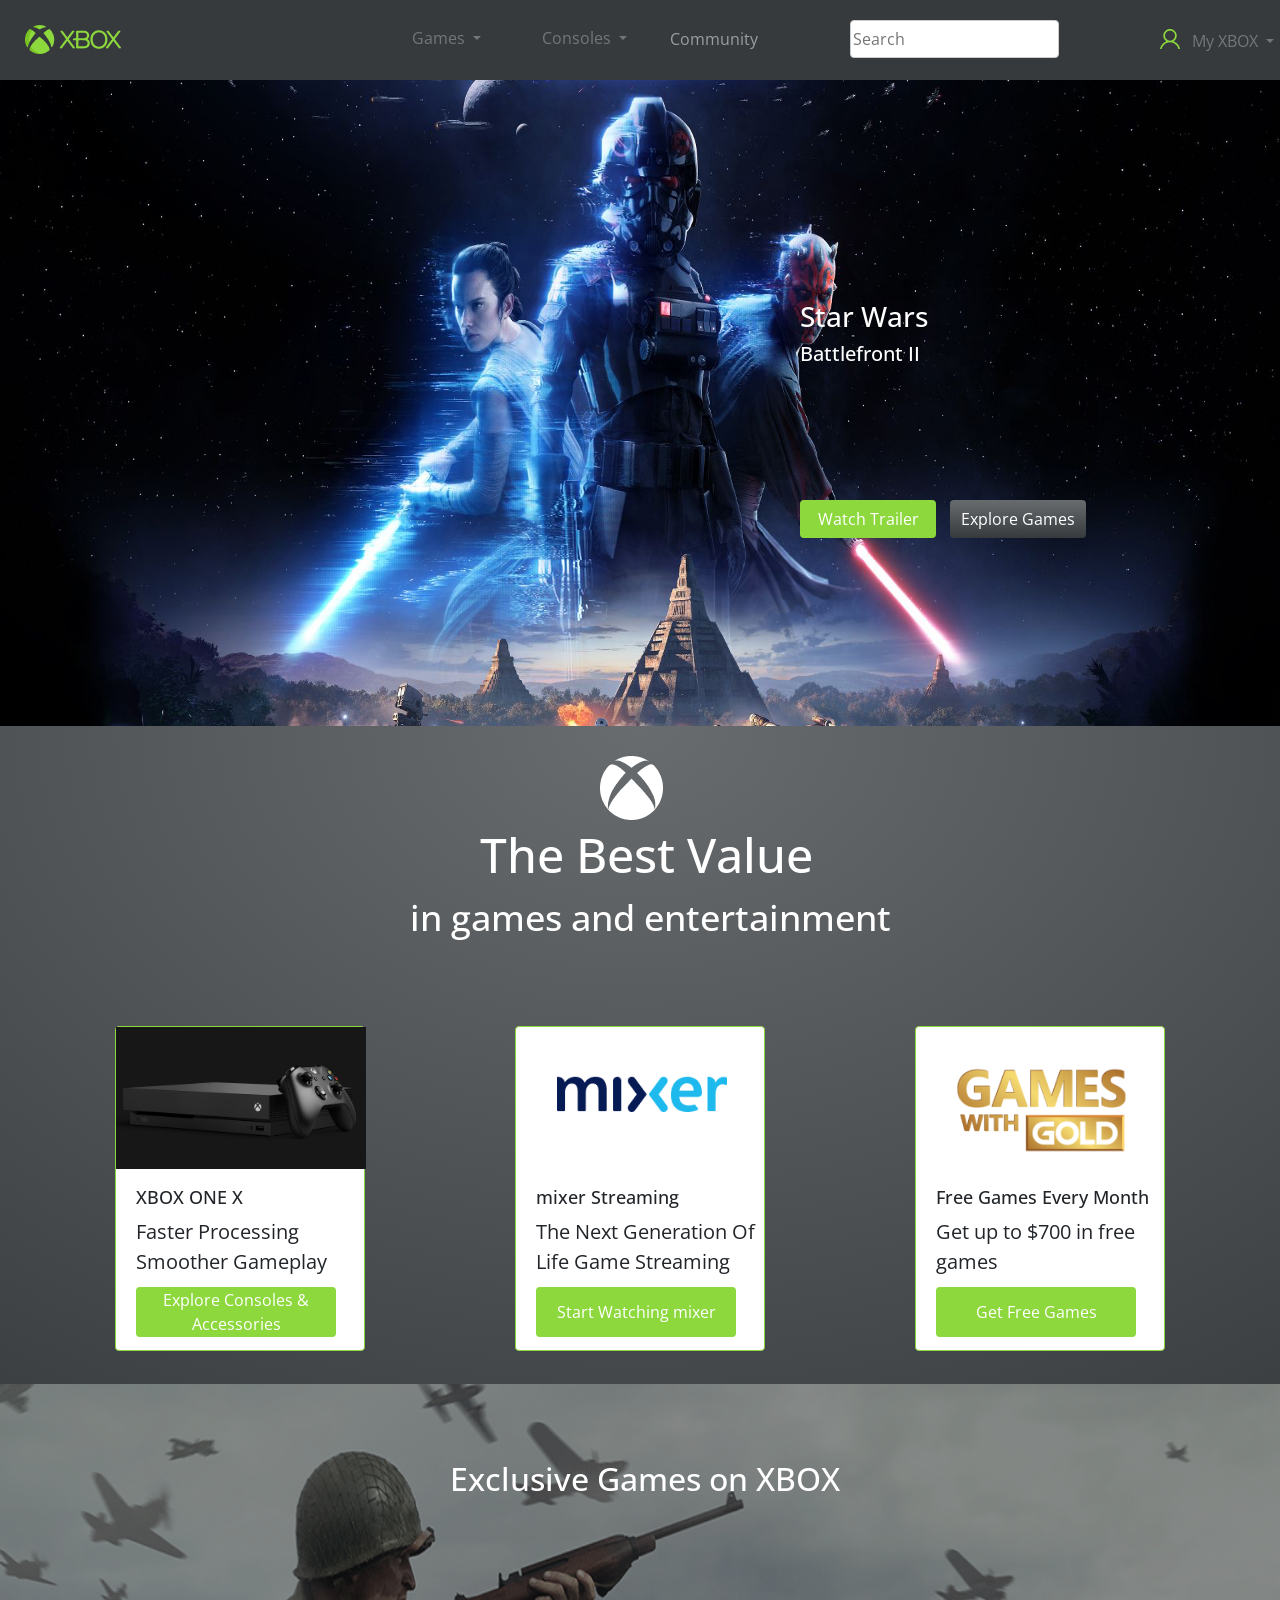
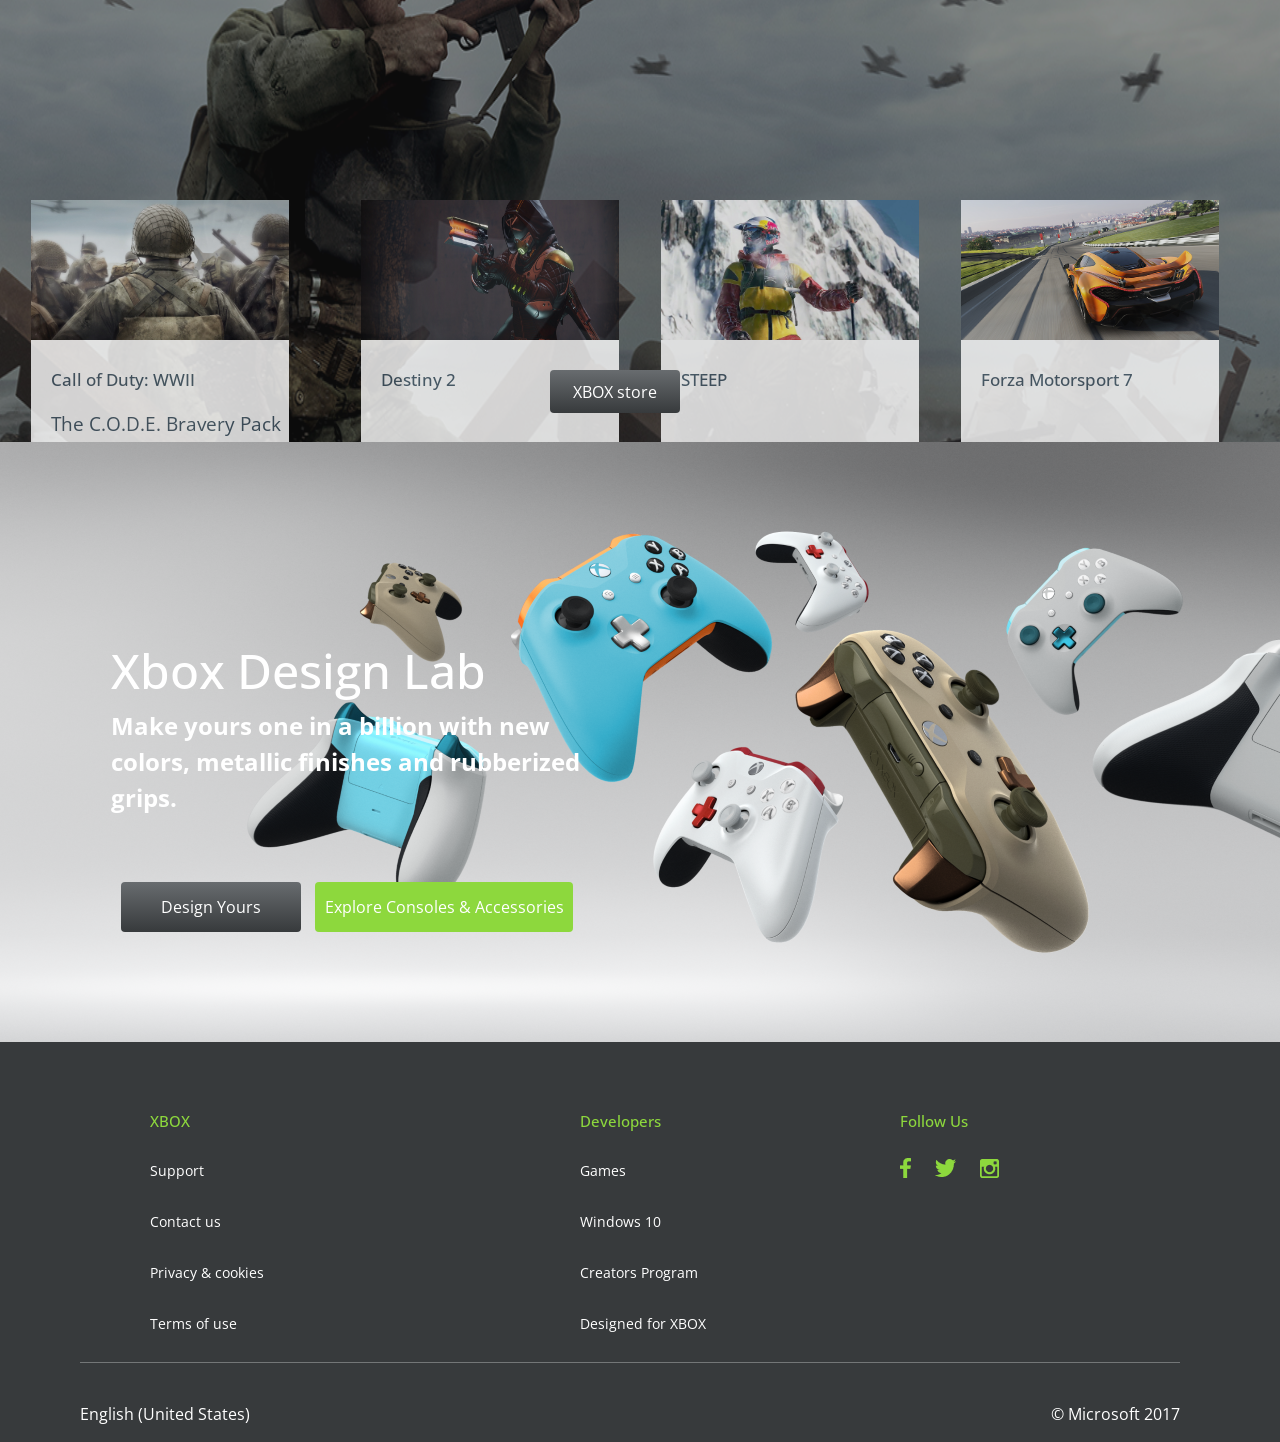
<file: index.html>
<!doctype html>
<html lang="en">
<head>
    <meta charset="UTF-8">
    <meta name="viewport"
          content="width=device-width, user-scalable=no, initial-scale=1.0, maximum-scale=1.0, minimum-scale=1.0">
    <meta http-equiv="X-UA-Compatible" content="ie=edge">
    <title>XBOX</title>
    <link rel="stylesheet" href="style.css">
    <link href="https://cdn.jsdelivr.net/npm/bootstrap@5.0.0-beta2/dist/css/bootstrap.min.css" rel="stylesheet" integrity="sha384-BmbxuPwQa2lc/FVzBcNJ7UAyJxM6wuqIj61tLrc4wSX0szH/Ev+nYRRuWlolflfl" crossorigin="anonymous">
</head>
<body>
<img src="./image/Star%20Wars.png" alt="" class="main">
<header>
    <div class="dropdowns">
        <div class="dropdown">
            <button class="btn btn-secondary dropdown-toggle" type="button" id="dropdownMenuButton1" data-bs-toggle="dropdown" aria-expanded="false">
                Games
            </button>
            <ul class="dropdown-menu" aria-labelledby="dropdownMenuButton1">
                <li><a class="dropdown-item" href="./page2/index.html">Two Page</a></li>
                <li><a class="dropdown-item" href="#">Another action</a></li>
                <li><a class="dropdown-item" href="#">Something else here</a></li>
            </ul>
        </div>
    </div>
        <div class="dropdown1">
            <button class="btn btn-secondary dropdown-toggle" type="button" id="dropdownMenuButton1" data-bs-toggle="dropdown" aria-expanded="false">
                Consoles
            </button>
            <ul class="dropdown-menu" aria-labelledby="dropdownMenuButton1">
                <li><a class="dropdown-item" href="#">Action</a></li>
                <li><a class="dropdown-item" href="#">Another action</a></li>
                <li><a class="dropdown-item" href="#">Something else here</a></li>
            </ul>
        </div>
    </div>
    <div class="container1">
        <div class="logo">
            <img src="./image/xbox.png" alt="" class="logotip">
        </div>
        <div class="menu">
            <a href="#">Community</a>

        </div>
        <div class="inputs">
            <input type="text" placeholder="Search">
        </div>
        <div class="users">
            <img src="./image/user.png" alt="">
            <div class="dropdown2">
                <button class="btn btn-secondary dropdown-toggle" type="button" id="dropdownMenuButton1" data-bs-toggle="dropdown" aria-expanded="false">
                    My XBOX
                </button>
                <ul class="dropdown-menu" aria-labelledby="dropdownMenuButton1">
                    <li><a class="dropdown-item" href="#">Action</a></li>
                    <li><a class="dropdown-item" href="#">Another action</a></li>
                    <li><a class="dropdown-item" href="#">Something else here</a></li>
                </ul>
            </div>
        </div>
    </div>
</header>
<div class="container1">
    <div class="centertext">
        <h3>Star Wars</h3>
        <h4>Battlefront II</h4>
    </div>
    <div class="buttons">
        <button class="button1">Watch Trailer</button>
        <button class="button2">Explore Games</button>
    </div>
</div>
<div class="container1">
    <div class="box">
              <div class="boxs">
                  <img src="./image/Shape.png" alt="">
              </div>
        <h3>The Best Value</h3>
        <h4>in games and entertainment</h4>
        <div class="picturers">
            <div class="box-1">
                <h5>XBOX ONE X</h5>
                <p>Faster Processing Smoother Gameplay</p>
                <button>Explore Consoles & Accessories</button>
                <div>
                    <img src="./image/xbox-one-x.png" alt="" >
                </div>

            </div>
            <div class="box-2">
                <h5>mixer Streaming</h5>
                <p>The Next Generation Of Life Game Streaming</p>
                <button>Start Watching mixer</button>
                <div>
                    <img src="./image/mixer-logo.png" alt="">
                </div>

            </div>
            <div class="box-3">
                <h5>Free Games Every Month</h5>
                <p>Get up to $700 in free games</p>
                <button>Get Free Games</button>
                <div>
                    <img src="./image/games.png" alt="">
                </div>

            </div>
           
        </div>
    </div>
</div>
<div class="container1">
    <div class="box-4">
            <img src="./image/soldat.png" alt="" class="soldat">
        <div class="opacity"></div>
        <div class="box-5">
            <h2>Exclusive Games on XBOX</h2>
        </div>
        <div class="box-6">
            <h5>Call of Duty: WWII</h5>
            <p>The C.O.D.E. Bravery Pack
                is now available in WWII</p>
            <button>See Details</button>
            <div>
                <img src="./image/soldy.png" alt="" >
            </div>

        </div>
        <div class="box-7">
            <h5>Destiny 2</h5>
            <button>See Details</button>
            <div>
                <img src="./image/pist.png" alt="" >
            </div>
        </div>
        <div class="box-8">
            <h5>STEEP</h5>
            <button>See Details</button>
            <div>
                <img src="./image/lizy.png" alt="" >
            </div>
        </div>
        <div class="box-9">
            <h5>Forza Motorsport 7</h5>
            <button>See Details</button>
            <div>
                <img src="./image/forza.png" alt="" >
            </div>
        </div>
        <div class="box-10">
            <button>XBOX store</button>
        </div>
    </div>
</div>
<div class="container1">
    <div class="pred">
        <div>
            <img src="./image/gamepad.png" alt="">
        </div>
        <div class="texty">
            <h3>Xbox Design Lab</h3>
            <p>Make yours one in a billion with new colors, metallic finishes and rubberized grips.</p>
            <button class="button3">Design Yours</button>
            <button class="button4">Explore Consoles & Accessories</button>
        </div>
        
    </div>
</div>
<footer>
    <div class="container1">
        <div class="main-block">
            <div class="box-11">
             <h5>XBOX</h5>
                <a href="#">Support</a>
                <a href="#">Contact us</a>
                <a href="#">Privacy & cookies</a>
                <a href="#">Terms of use</a>
            </div>
            <div class="box-12">
                <h5>Developers</h5>
                <a href="#">Games</a>
                <a href="#">Windows 10</a>
                <a href="#">Creators Program</a>
                <a href="#">Designed for XBOX</a>
            </div>
            <div class="box-13">
           <h5>Follow Us</h5>
                <a href="#"><img src="./image/Faacebook.png" alt=""></a>
                <a href="#"><img src="./image/Twitter.png" alt=""></a>
                <a href="#"><img src="./image/Instagram.png" alt=""></a>
            </div>
            <div class="line">
                <div>
                    <p class="pio">English (United States)</p>
                    <p class="pit"> © Microsoft 2017</p>
                </div>
            </div>
        </div>
    </div>
</footer>
<script src="https://cdn.jsdelivr.net/npm/bootstrap@5.0.0-beta2/dist/js/bootstrap.bundle.min.js" integrity="sha384-b5kHyXgcpbZJO/tY9Ul7kGkf1S0CWuKcCD38l8YkeH8z8QjE0GmW1gYU5S9FOnJ0" crossorigin="anonymous"></script>
</body>
</html>
</file>
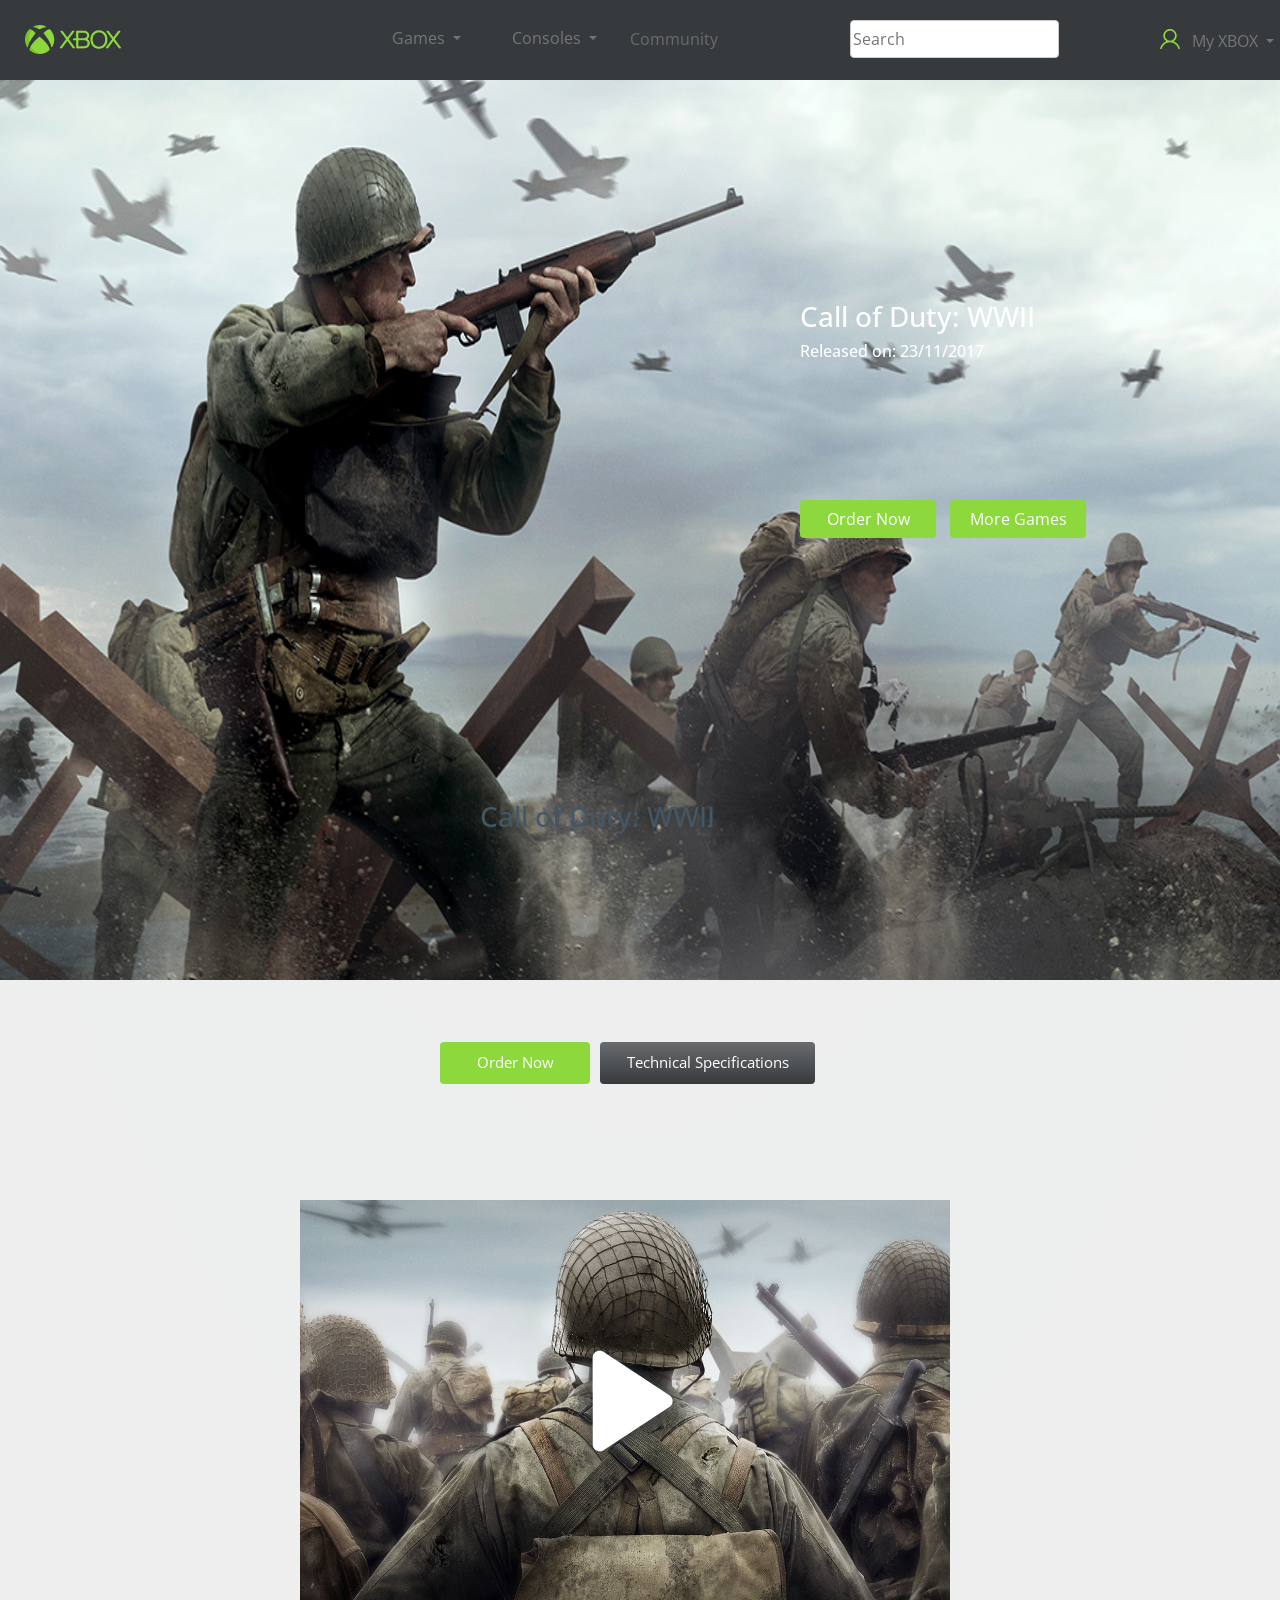
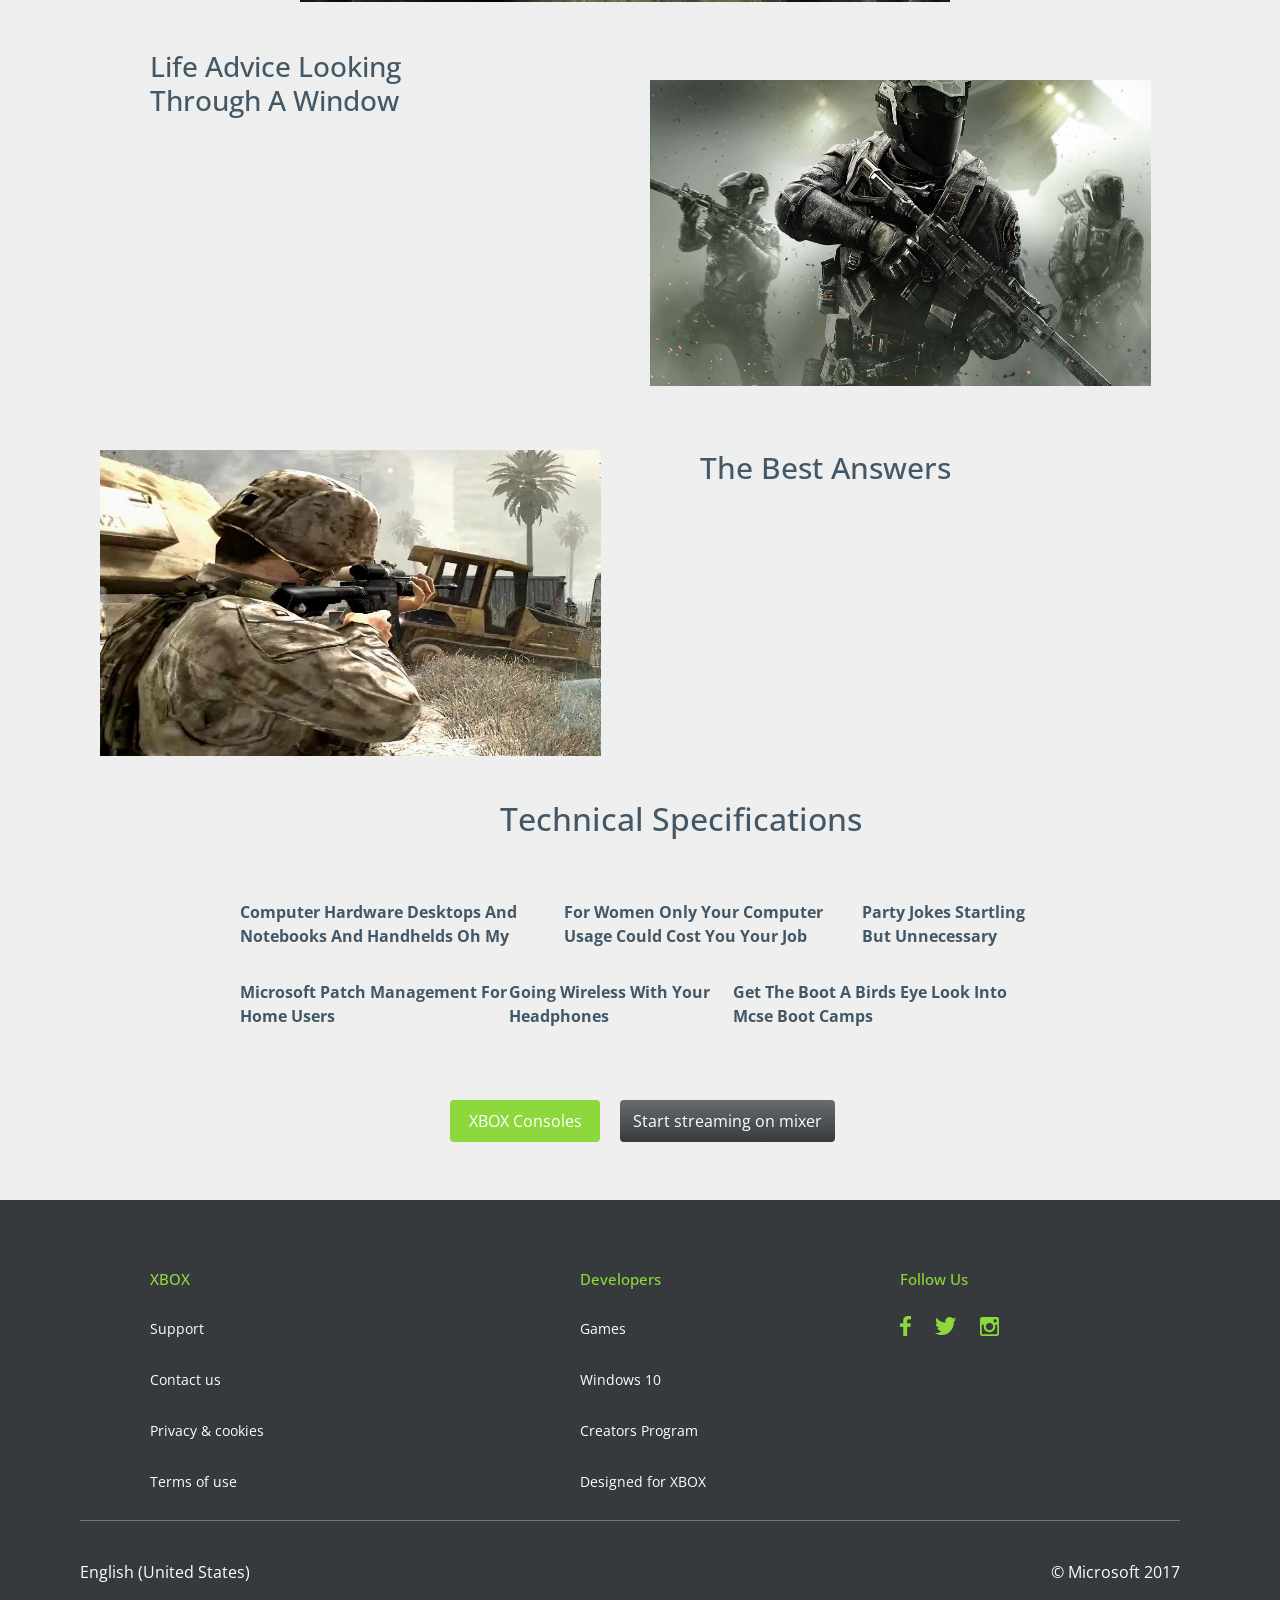
<file: page2/index.html>
<!doctype html>
<html lang="en">
<head>
    <meta charset="UTF-8">
    <meta name="viewport"
          content="width=device-width, user-scalable=no, initial-scale=1.0, maximum-scale=1.0, minimum-scale=1.0">
    <meta http-equiv="X-UA-Compatible" content="ie=edge">
    <title>Next Page</title>
    <link rel="stylesheet" href="style.css">
    <link href="https://cdn.jsdelivr.net/npm/bootstrap@5.0.0-beta2/dist/css/bootstrap.min.css" rel="stylesheet" integrity="sha384-BmbxuPwQa2lc/FVzBcNJ7UAyJxM6wuqIj61tLrc4wSX0szH/Ev+nYRRuWlolflfl" crossorigin="anonymous">
</head>
<body>
<img src="./image/soldat.png" alt="" class="main">
<header>
    <div class="dropdowns">
        <div class="dropdown">
            <button class="btn btn-secondary dropdown-toggle" type="button" id="dropdownMenuButton1" data-bs-toggle="dropdown" aria-expanded="false">
                Games
            </button>
            <ul class="dropdown-menu" aria-labelledby="dropdownMenuButton1">
                <li><a class="dropdown-item" href="#">Two Page</a></li>
                <li><a class="dropdown-item" href="#">Another action</a></li>
                <li><a class="dropdown-item" href="#">Something else here</a></li>
            </ul>
        </div>
    </div>
    <div class="dropdown1">
        <button class="btn btn-secondary dropdown-toggle" type="button" id="dropdownMenuButton1" data-bs-toggle="dropdown" aria-expanded="false">
            Consoles
        </button>
        <ul class="dropdown-menu" aria-labelledby="dropdownMenuButton1">
            <li><a class="dropdown-item" href="#">Action</a></li>
            <li><a class="dropdown-item" href="#">Another action</a></li>
            <li><a class="dropdown-item" href="#">Something else here</a></li>
        </ul>
    </div>
    </div>
    <div class="container1">
        <div class="logo">
            <img src="./image/xbox.png" alt="" class="logotip">
        </div>
        <div class="menu">
            <a href="#">Community</a>

        </div>
        <div class="inputs">
            <input type="text" placeholder="Search">
        </div>
        <div class="users">
            <img src="./image/user.png" alt="">
            <div class="dropdown2">
                <button class="btn btn-secondary dropdown-toggle" type="button" id="dropdownMenuButton1" data-bs-toggle="dropdown" aria-expanded="false">
                    My XBOX
                </button>
                <ul class="dropdown-menu" aria-labelledby="dropdownMenuButton1">
                    <li><a class="dropdown-item" href="#">Action</a></li>
                    <li><a class="dropdown-item" href="#">Another action</a></li>
                    <li><a class="dropdown-item" href="#">Something else here</a></li>
                </ul>
            </div>
        </div>
    </div>
</header>
<div class="container1">
    <div class="centertext">
        <h3>Call of Duty: WWII</h3>
        <h4>Released on: 23/11/2017</h4>
    </div>
    <div class="buttons">
        <button class="button1">Order Now</button>
        <button class="button2">More  Games</button>
    </div>
</div>
<div class="container1">
    <div class="center">
    <div class="text">
        <h3>Call of Duty: WWII</h3>
        <button class="button3">Order Now</button>
        <button class="button4">Technical Specifications</button>
    </div>
        <div class="soldaty">
            <img src="./image/soldy.png" alt="" class="one">
            <img src="./image/strela.png" alt="" class="strelka">
        </div>
    </div>
    <div class="weare">
        <h3>Life Advice Looking Through A Window</h3>
        <img src="./image/bot.png" alt="" class="boty">
    </div>
    <div class="weare2">
        <img src="./image/gun.png" alt="" class="obrez">
        <h3>The Best Answers</h3>
    </div>
</div>
<div class="container1">
    <div class="predfooter">
        <h2>Technical Specifications</h2>
        <div class="ones">
            <p>Computer Hardware Desktops And Notebooks And Handhelds Oh My</p>
            <p>For Women Only Your Computer Usage Could Cost You Your Job</p>
            <p>Party Jokes Startling But Unnecessary</p>
        </div>
        <div class="second">
            <p>Microsoft Patch Management For Home Users</p>
            <p>Going Wireless With Your Headphones</p>
            <p>Get The Boot A Birds Eye Look Into Mcse Boot Camps</p>
        </div>
        <div class="buttony">
            <button class="button5">XBOX Consoles</button>
            <button class="button6">Start streaming on mixer</button>
        </div>
    </div>
</div>
<footer>
    <div class="container1">
        <div class="main-block">
            <div class="box-11">
                <h5>XBOX</h5>
                <a href="#">Support</a>
                <a href="#">Contact us</a>
                <a href="#">Privacy & cookies</a>
                <a href="#">Terms of use</a>
            </div>
            <div class="box-12">
                <h5>Developers</h5>
                <a href="#">Games</a>
                <a href="#">Windows 10</a>
                <a href="#">Creators Program</a>
                <a href="#">Designed for XBOX</a>
            </div>
            <div class="box-13">
                <h5>Follow Us</h5>
                <a href="#"><img src="./image/Faacebook.png" alt=""></a>
                <a href="#"><img src="./image/Twitter.png" alt=""></a>
                <a href="#"><img src="./image/Instagram.png" alt=""></a>
            </div>
            <div class="line">
                <div>
                    <p class="pio">English (United States)</p>
                    <p class="pit"> © Microsoft 2017</p>
                </div>

            </div>
        </div>
    </div>
</footer>
<script src="https://cdn.jsdelivr.net/npm/bootstrap@5.0.0-beta2/dist/js/bootstrap.bundle.min.js" integrity="sha384-b5kHyXgcpbZJO/tY9Ul7kGkf1S0CWuKcCD38l8YkeH8z8QjE0GmW1gYU5S9FOnJ0" crossorigin="anonymous"></script>
</body>
</html>
</file>
<file: style.css>
@import url('https://fonts.googleapis.com/css2?family=Open+Sans:wght@300&display=swap');


*{
    margin: 0 auto;
    box-sizing: border-box;
}
.main{
    position: absolute;
    top: 80px;
    width: 100%;
    height: 100vh;
}
header{
    position: absolute;
    top: 0;
    width: 100%;
    height: 80px;
    background: #373A3C;
}
.dropdown{
    left: -190px;
    top: 20px;
    width: 100px;
    font-family: 'Open Sans', sans-serif;
}
.dropdown button{
    background: none;
    border: none;
    opacity: 0.3;
}
.dropdown1{
    position: absolute;
    left: 530px;
    top: 20px;
    width: 100px;
    font-family: 'Open Sans', sans-serif;
}
.dropdown1 button{
    background: none;
    border: none;
    opacity: 0.3;
}
.dropdown2{
    position: absolute;
    left:20px;
    top: -2px;
    width: 100px;
    font-family: 'Open Sans', sans-serif;
}
.dropdown2 button {
    background: none;
    border: none;
    opacity: 0.3;
}
.logo{
    position: absolute;
    top: 25px;
    left: 25px;
}
.container1{
    font-family: 'Open Sans', sans-serif;
}
.menu {
    position: absolute;
    left: 620px;
    opacity: 0.5;
    top: 27px;
 }
.menu a{
    margin-left: 50px;
    color: white;
    text-decoration: none;
}
 .inputs input{
     position: absolute;
     width: 209px;
     height: 38px;
     left: 850px;
     top: 20px;
     background: #FFFFFF;
     border: 1px solid #CCCCCC;
     box-sizing: border-box;
     border-radius: 4px;
 }
 .users{
     position: absolute;
     left: 1160px;
     top: 25px;
 }
 .centertext{
     position: absolute;
     color: white;
     top: 300px;
     left: 800px;
     font-size: 30px;
 }
 .centertext h4{
     font-size: 20px;
 }
 .buttons{
     position: absolute;
     top: 500px;
     left: 800px;

 }
 .button1{
     width: 136px;
     height: 38px;
     background: #8DD83D;
     border: 0;
     border-radius: 4px;
     color: white;
 }
 .button2{
     width: 136px;
     height: 38px;
     background: linear-gradient(180deg, #686C6F 0%, #373A3C 100%);
     border: 0;
     border-radius: 4px;
     margin-left: 10px;
     color: white;
 }
 .box{
     position: absolute;
     top: 726px;
     width: 100%;
     height: 100vh;
     background: radial-gradient(100% 100% at 50% 0%, #686C6F 0%, #373A3C 100%);
 }
 .boxs img{
     position: absolute;
     top: 30px;
     left: 600px;
 }
 .box h3{
     position: absolute;
     color: white;
     font-size: 48px;
     top: 100px;
     left: 480px;
 }
 .box h4{
     position: absolute;
     color: white;
     font-size: 36px;
     top: 170px;
     left: 410px;
 }
.box-1 div img{
    position: absolute;
    width: 250px;
    left: 0;
    top: 0;
}
.box-1{
    position: relative;
    left: -400px;
    background: #FFFFFF;
    width: 250px;
    height: 325px;
    top: 300px;
    border: 1px solid #8DD83D;
    border-radius: 4px;
}
.box-2 div img{
    position: absolute;
    width: 170px;
    left: 41px;
    top: 35px;
}
.box-2{
    position: relative;
    left: 0;
    background: #FFFFFF;
    width: 250px;
    height: 325px;
    top:-25px;
    border: 1px solid #8DD83D;
    border-radius: 4px;
}
.box-3 div img{
    position: absolute;
    width: 170px;
    left: 41px;
    top: 35px;
}
.box-3{
    position: relative;
    left: 400px;
    background: #FFFFFF;
    width: 250px;
    height: 325px;
    top: -350px;
    border: 1px solid #8DD83D;
    border-radius: 4px;
}
.picturers{
    height: 20px;
}
.box-1 h5{
    position: absolute;
    top: 160px;
    left: 20px;
    font-size: 18px;
}
.box-1 p{
    position: absolute;
    top: 190px;
    left: 20px;
    width: 250px;
    font-size: 20px;
}
.box-2 h5{
    position: absolute;
    top: 160px;
    left: 20px;
    font-size: 18px;
}
.box-2 p{
    position: absolute;
    top: 190px;
    left: 20px;
    width: 220px;
    font-size: 20px;
}
.box-3 h5{
    position: absolute;
    top: 160px;
    left: 20px;
    font-size: 18px;
}
.box-3 p{
    position: absolute;
    top: 190px;
    left: 20px;
    width: 250px;
    font-size: 20px;
}
.box-1 button{
    position: absolute;
    background: #8DD83D;
    top: 260px;
    width: 200px;
    height: 50px;
    border-radius: 4px;
    left: 20px;
    border: none;
    color: white;
}
.box-2 button{
    position: absolute;
    background: #8DD83D;
    top: 260px;
    width: 200px;
    height: 50px;
    border-radius: 4px;
    left: 20px;
    border: none;
    color: white;
}
.box-3 button{
    position: absolute;
    background: #8DD83D;
    top: 260px;
    width: 200px;
    height: 50px;
    border-radius: 4px;
    left: 20px;
    border: none;
    color: white;
}
.soldat{
    position: relative;
    top: 1384px;
    width: 100%;
    height: 100vh;
}
.opacity{
    background: rgba(23, 23, 23, 0.5);
    width: 100%;
    height: 100vh;
    position: absolute;
    top: 1384px;
}
.box-5 h2{
    position: absolute;
    top: 1460px;
    color: white;
    left: 450px;
    font-size: 32px;
}
.box-6{
    position: relative;
    width: 258px;
    height: 350px;
    background: #FFFFFF;
    top: 900px;
    left: -480px;
    opacity: 0.8;
}
.box-6:hover{
    transform: scale(1.1);
    transition: 1.2s;
    opacity: 1;
}
.box-6 div img{
    position: absolute;
    width: 258px;
    height: 140px;
    top: 0;
}
.box-6 h5{
    position: absolute;
    color: #435766;
    top: 170px;
    left: 20px;
    font-size: 17px;
}
.box-6 p{
    position: absolute;
    top: 210px;
    left: 20px;
    color:#435766;
    font-size: 19px;
}
.box-6 button{
    position: absolute;
    top: 290px;
    background: #8DD83D;
    border: none;
    border-radius: 4px;
    width: 200px;
    height: 40px;
    left: 25px;
    color: white;
}
.box-7{
    position: relative;
    width: 258px;
    height: 350px;
    background: #FFFFFF;
    top: 550px;
    left: -150px;
    opacity: 0.8;
}
.box-7:hover{
    transform: scale(1.1);
    transition: 1.2s;
    opacity: 1;
}
.box-7 div img{
    position: absolute;
    width: 258px;
    height: 140px;
    top: 0;
}
.box-7 h5{
    position: absolute;
    color: #435766;
    top: 170px;
    left: 20px;
    font-size: 17px;
}
.box-7 button{
    position: absolute;
    top: 290px;
    background: #8DD83D;
    border: none;
    border-radius: 4px;
    width: 200px;
    height: 40px;
    left: 25px;
    color: white;
}
.box-8{
    position: relative;
    width: 258px;
    height: 350px;
    background: #FFFFFF;
    top: 200px;
    left: 150px;
    opacity: 0.8;
}
.box-8:hover{
    transform: scale(1.1);
    transition: 1.2s;
    opacity: 1;
}
.box-8 div img{
    position: absolute;
    width: 258px;
    height: 140px;
    top: 0;
}
.box-8 h5{
    position: absolute;
    color: #435766;
    top: 170px;
    left: 20px;
    font-size: 17px;
}
.box-8 button{
    position: absolute;
    top: 290px;
    background: #8DD83D;
    border: none;
    border-radius: 4px;
    width: 200px;
    height: 40px;
    left: 25px;
    color: white;
}
.box-9{
    position: relative;
    width: 258px;
    height: 350px;
    background: #FFFFFF;
    top: -150px;
    left: 450px;
    opacity: 0.8;
}
.box-9:hover{
    transform: scale(1.1);
    transition: 1.2s;
    opacity: 1;
}
.box-9 div img{
    position: absolute;
    width: 258px;
    height: 140px;
    top: 0;
}
.box-9 h5{
    position: absolute;
    color: #435766;
    top: 170px;
    left: 20px;
    font-size: 17px;
}
.box-9 button{
    position: absolute;
    top: 290px;
    background: #8DD83D;
    border: none;
    border-radius: 4px;
    width: 200px;
    height: 40px;
    left: 25px;
    color: white;
}
.box-10 button{
    position: absolute;
    background: linear-gradient(180deg, #686C6F 0%, #373A3C 100%);
    width: 130px;
    height: 43px;
    border: none;
    border-radius: 4px;
    left: 550px;
    top: 1970px;
    color: white;
}
.pred{
    position: absolute;
    top: 2042px;
    left: -289px;
}
.texty{
    position: absolute;
    top: 200px;
    left: 400px;
    color: #FFFFFF;
}
.texty h3{
    font-size: 48px;
}
.texty p{
    font-size: 24px;
    width: 500px;
    font-weight: bold;
}
.texty button{
    margin-top: 50px;
    margin-left: 10px;
}
.button3{
    width: 180px;
    height: 50px;
    background: linear-gradient(180deg, #686C6F 0%, #373A3C 100%);
    border: none;
    border-radius: 4px;
    color: white;
}
.button4{
    width: 258px;
    height: 50px;
    border: none;
    border-radius: 4px;
    color: white;
    background: #8DD83D;
}
footer{
    position: absolute;
    background: #373A3C;
    width: 100%;
    height: 400px;
    top: 2642px;
}
.box-11{
    position: absolute;
    top: 70px;
    left: 150px;
    font-size: 14px;
}
.box-11 h5{
    color: #8DD83D;
    font-size: 15px;
}
.box-11 a{
    color: white;
    text-decoration: none;
    display: block;
    margin-top: 30px;
    font-size: 14px;
}
.box-12{
    position: absolute;
    top: 70px;
    left: 580px;
    font-size: 14px;
}
.box-12 h5{
    color: #8DD83D;
    font-size: 15px;
}
.box-12 a{
    color: white;
    text-decoration: none;
    display: block;
    margin-top: 30px;
    font-size: 14px;
}
.box-13{
    position: absolute;
    top: 70px;
    left: 880px;
    font-size: 14px;
}
.box-13 h5{
    color: #8DD83D;
    font-size: 15px;
    margin-left: 20px;
}
.box-13 a{
    color: white;
    margin-left: 20px;
    font-size: 14px;
}
.box-13 img{
    margin-top: 20px;
}
.line{
    position: absolute;
    border-bottom: 1px solid rgba(255,255,255, 0.3);
    top: 320px;
    width: 1100px;
    left: 80px;
}
.line div p{
    color: white;
}
.pio{
    position: absolute;
    top: 40px;
    opacity: 1;
}
.pit{
    position: absolute;
    right: 0;
    top: 40px;
}
@media all and (max-width: 812px){
    .main{
        height: 50vh;
        top: 300px;
    }
    header{
        height: 300px;
    }
    .dropdown{
        left: -100px;
        top: 63px;
    }
    .dropdown button{
        font-size: 20px;
    }
    .dropdown1{
        left: 230px;
        top: 65px;

    }
    .dropdown1 button{
        font-size: 20px;
    }
    .menu{
        flex-direction: column;
        color: black;
        left: 80px;
        top: 120px;
        font-size: 20px;
        text-align: center;
    }
    .inputs input{
        left: 90px;
        top: 170px;
    }
    .users{
        left: 245px;
    }
    .centertext{
        left: 110px;
        top: 450px;
    }
    .buttons{
        left: 40px;
        top: 600px;
    }
    .boxs img{
        left: 150px;
        top: 50px;
    }
    .box{
        top: 705px;
        height: 1600px;
        background: radial-gradient(200% 150% at 50% 20%, #686C6F 0%, #373A3C 100%);
        opacity: 1;
    }
    .box-2{
        top: 400px;
        left: 0;
    }
    .soldat{
        top: 2300px;
        height: 2000px;
    }
    .box-1{
        left: 0;
        top: 350px;
    }
    .box-3{
        left: 0;
        top: 450px;
    }
    .pred{
        top: 4300px;
    }
    .box-7{
        top: 6000px;
    }
    .box-8{
        top: 6100px;
    }
    .opacity{
        top: 2300px;
        height: 2000px;
    }
    .box-5 h2{
        left: 40px;
        top: 2500px;
        font-size: 25px;
    }
    .box-6{
        left:0;
        top: 600px;
    }
    .box-7{
        left: 0;
        top: 650px;
    }
    .box-8{
        left: 0;
        top: 700px;
    }
    .box-9{
        left: 0;
        top: 750px;
    }
    .box-10 button{
        left: 120px;
        top: 4250px;
    }
    .pred div img{
        width: 100%;
        height: 550px;
    }
    .texty h3{
        font-size: 25px;
    }
    .texty{
        left: 250px;
        text-align: center;
        top: 80px;
    }
    .texty p{
        width: 200px;
    }
    footer {
        top:4850px;
        height: 700px;
    }
    .box-11{
        left: 25px;
    }
    .box-12{
        left: 225px;
        text-align: right;
    }
    .box-13{
        left: 100px;
        text-align: center;
        top: 400px;
    }
    .line{
        width: 350px;
        left: 10px;
        top: 600px;
    }
    .box h4{
        left: 25px;
        font-size: 25px;
    }
    .box h3{
        left: 85px;
        font-size: 30px;
        top: 120px;
    }
}
</file>
<file: page2/style.css>
@import url('https://fonts.googleapis.com/css2?family=Open+Sans:wght@300&display=swap');
*{
    margin: 0 auto;
    box-sizing: border-box;
}
.main{
    position: absolute;
    top: 80px;
    width: 100%;
    height: 100vh;
}
header{
    position: absolute;
    top: 0;
    width: 100%;
    height: 80px;
    background: #373A3C;
}
.dropdown{
    left: -210px;
    top: 20px;
    width: 100px;
    font-family: 'Open Sans', sans-serif;
}
.dropdown button{
    background: none;
    border: none;
    opacity: 0.3;
}
.dropdown1{
    position: absolute;
    left: 500px;
    top: 20px;
    width: 100px;
    font-family: 'Open Sans', sans-serif;
}
.dropdown1 button{
    background: none;
    border: none;
    opacity: 0.3;
}
.dropdown2{
    position: absolute;
    left:20px;
    top: -2px;
    width: 100px;
    font-family: 'Open Sans', sans-serif;
}
.dropdown2 button {
    background: none;
    border: none;
    opacity: 0.3;
}
.logo{
    position: absolute;
    top: 25px;
    left: 25px;
}
.container1{
    font-family: 'Open Sans', sans-serif;
}
.menu {
    position: absolute;
    left: 580px;
    opacity: 0.5;
    top: 27px;
}
.menu a{
    color: rgba(255, 255, 255, 0.5);
    text-decoration: none;
    margin-left: 50px;
}
.inputs input{
    position: absolute;
    width: 209px;
    height: 38px;
    left: 850px;
    top: 20px;
    background: #FFFFFF;
    border: 1px solid #CCCCCC;
    box-sizing: border-box;
    border-radius: 4px;
}
.users{
    position: absolute;
    left: 1160px;
    top: 25px;
}
.centertext{
    position: absolute;
    color: white;
    top: 300px;
    left: 800px;
    font-size: 30px;
}
.centertext h4{
    font-size: 16px;
}
.buttons{
    position: absolute;
    top: 500px;
    left: 800px;
}
.button1{
    width: 136px;
    height: 38px;
    background: #8DD83D;
    border: 0;
    border-radius: 4px;
    color: white;
}
.button2{
    width: 136px;
    height: 38px;
    background: #8DD83D;
    border: 0;
    border-radius: 4px;
    margin-left: 10px;
    color: white;
}
.center{
    width: 100%;
    height: 2800px;
    background: radial-gradient(100% 100% at 50% 0%, rgba(76, 80, 82, 0.1) 0%, rgba(95, 98, 101, 0.1) 100%);
}
.text{
    position: absolute;
    top: 800px;
    color: #435766;
    left: 480px;
    font-size: 32px;
}
.text button{
    margin-top: 200px;
}
.button3{
    position: absolute;
    background: #8DD83D;
    width: 150px;
    height: 42px;
    border: none;
    border-radius: 4px;
    color: white;
    left: -40px;
    font-size: 15px;
}
.button4{
    position: absolute;
    background: linear-gradient(180deg, #686C6F 0%, #373A3C 100%);
    width: 215px;
    height: 42px;
    left: 120px;
    border: none;
    border-radius: 4px;
    color: white;
    font-size: 15px;
}
.soldaty{
    position: absolute;
    top: 1200px;
    left: 300px;
}
.one{
    position: absolute;
    width: 650px;
    height:402px;
}
.strelka{
    position: absolute;
    top: 130px;
    left: 270px;
}
.weare{
    position: absolute;
    color: #435766;
    top: 1650px;
    font-size: 26px;
    width: 300px;
    left: 150px;
}
.boty{
    position: absolute;
    height: 306px;
    width: 501px;
    left: 500px;
    top: 30px;

}
.weare2{
    position: absolute;
    color: #435766;
    top: 2500px;
}
.obrez{
    position: absolute;
    width: 501px;
    height: 306px;
    top: -450px;
    left: 100px;
}
.weare2 h3{
     position: absolute;
    left: 700px;
    top: -450px;
    width: 400px;
    font-size: 30px;
}
.ones{
    position: absolute;
    display: flex;
    justify-content: space-between;
    width: 800px;
    top: 2500px;
    left: 240px;
    color: #435766;
    font-weight: bold;
}
.second{
    position: absolute;
    display: flex;
    justify-content: space-between;
    width: 800px;
    top: 2580px;
    left: 240px;
    color: #435766;
    font-weight: bold;
}
.predfooter h2{
    position: absolute;
    top: 2400px;
    left: 500px;
    color: #435766;
}
.button5{
    position: absolute;
    background: #8DD83D;
    width: 150px;
    height: 42px;
    border: none;
    border-radius: 4px;
    color: white;
    left: 450px;
    top: 2700px;
}
.button6{
    position: absolute;
    background: linear-gradient(180deg, #686C6F 0%, #373A3C 100%);
    width: 215px;
    height: 42px;
    left: 620px;
    border: none;
    border-radius: 4px;
    color: white;
    top: 2700px;
}
footer{
    position: absolute;
    background: #373A3C;
    width: 100%;
    height: 400px;
    top: 2800px;
}
.box-11{
    position: absolute;
    top: 70px;
    left: 150px;
    font-size: 14px;
}
.box-11 h5{
    color: #8DD83D;
    font-size: 15px;
}
.box-11 a{
    color: white;
    text-decoration: none;
    display: block;
    margin-top: 30px;
    font-size: 14px;
}
.box-12{
    position: absolute;
    top: 70px;
    left: 580px;
    font-size: 14px;
}
.box-12 h5{
    color: #8DD83D;
    font-size: 15px;
}
.box-12 a{
    color: white;
    text-decoration: none;
    display: block;
    margin-top: 30px;
    font-size: 14px;
}
.box-13{
    position: absolute;
    top: 70px;
    left: 880px;
    font-size: 14px;
}
.box-13 h5{
    color: #8DD83D;
    font-size: 15px;
    margin-left: 20px;
}
.box-13 a{
    color: white;
    margin-left: 20px;
    font-size: 14px;
}
.box-13 img{
    margin-top: 20px;
}
.line{
    position: absolute;
    border-bottom: 1px solid rgba(255,255,255, 0.3);
    top: 320px;
    width: 1100px;
    left: 80px;
}
.line div p{
    color: white;
}
.pio{
    position: absolute;
    top: 40px;
    opacity: 1;
}
.pit{
    position: absolute;
    right: 0;
    top: 40px;
}
@media all and (max-width: 812px){
    .main{
        height: 50vh;
        top: 300px;
    }
    header{
        height: 300px;
    }
    .dropdown{
        left: -100px;
        top: 63px;
    }
    .dropdown button{
        font-size: 20px;
    }
    .dropdown1{
        left: 230px;
        top: 65px;
    }
    .dropdown1 button{
        font-size: 20px;
    }
    .menu{
        flex-direction: column;
        color: black;
        left: 80px;
        top: 120px;
        font-size: 20px;
        text-align: center;
    }
    .inputs input{
        left: 90px;
        top: 170px;
    }
    .users{
        left: 250px;
    }
    .centertext{
        left: 50px;
        top: 450px;
        text-align: center;
    }
    .buttons{
        left: 40px;
        top: 600px;
    }
    .text{
        left: 40px;
        top: 720px;
    }
    .one{
        left: -287px;
        width: 350px;
        height: 250px;
        top: -100px;
    }
    .strelka{
        left: -160px;
        width: 100px;
        height: 100px;
        top: -20px;
    }
    .weare{
        left: 60px;
        top: 1400px;
    }
    .boty{
        left: -25px;
        width: 300px;
        height: 200px;
        top: 150px;
    }
    .weare2{
        left: -630px;
        top: 2250px;

    }
    .obrez{
        width: 300px;
        height: 200px;
        left: 665px;
        top: -370px;
    }
    .weare2 h3{
        width: 250px;
    }
    .predfooter h2{
        left: 60px;
        top: 2150px;
    }
    .ones{
        flex-direction: column;
        left: 100px;
        width: 200px;
        top: 2200px;
    }
    .ones p{
        margin-top: 15px;
    }
    .second{
        flex-direction: column;
        left: 100px;
        width: 200px;
        top: 2450px;
    }
    .second p{
        margin-top: 15px;
    }
    footer {
        top:2800px;
        height: 700px;
    }
    .box-11{
        left: 25px;
    }
    .box-12{
        left: 225px;
        text-align: right;
    }
    .box-13{
        left: 100px;
        text-align: center;
        top: 400px;
    }
    .line{
        width: 350px;
        left: 10px;
        top: 600px;
    }
    .button5{
        left: 10px;
    }
    .button6{
        left: 190px;
        width: 180px;
    }

}
</file>
